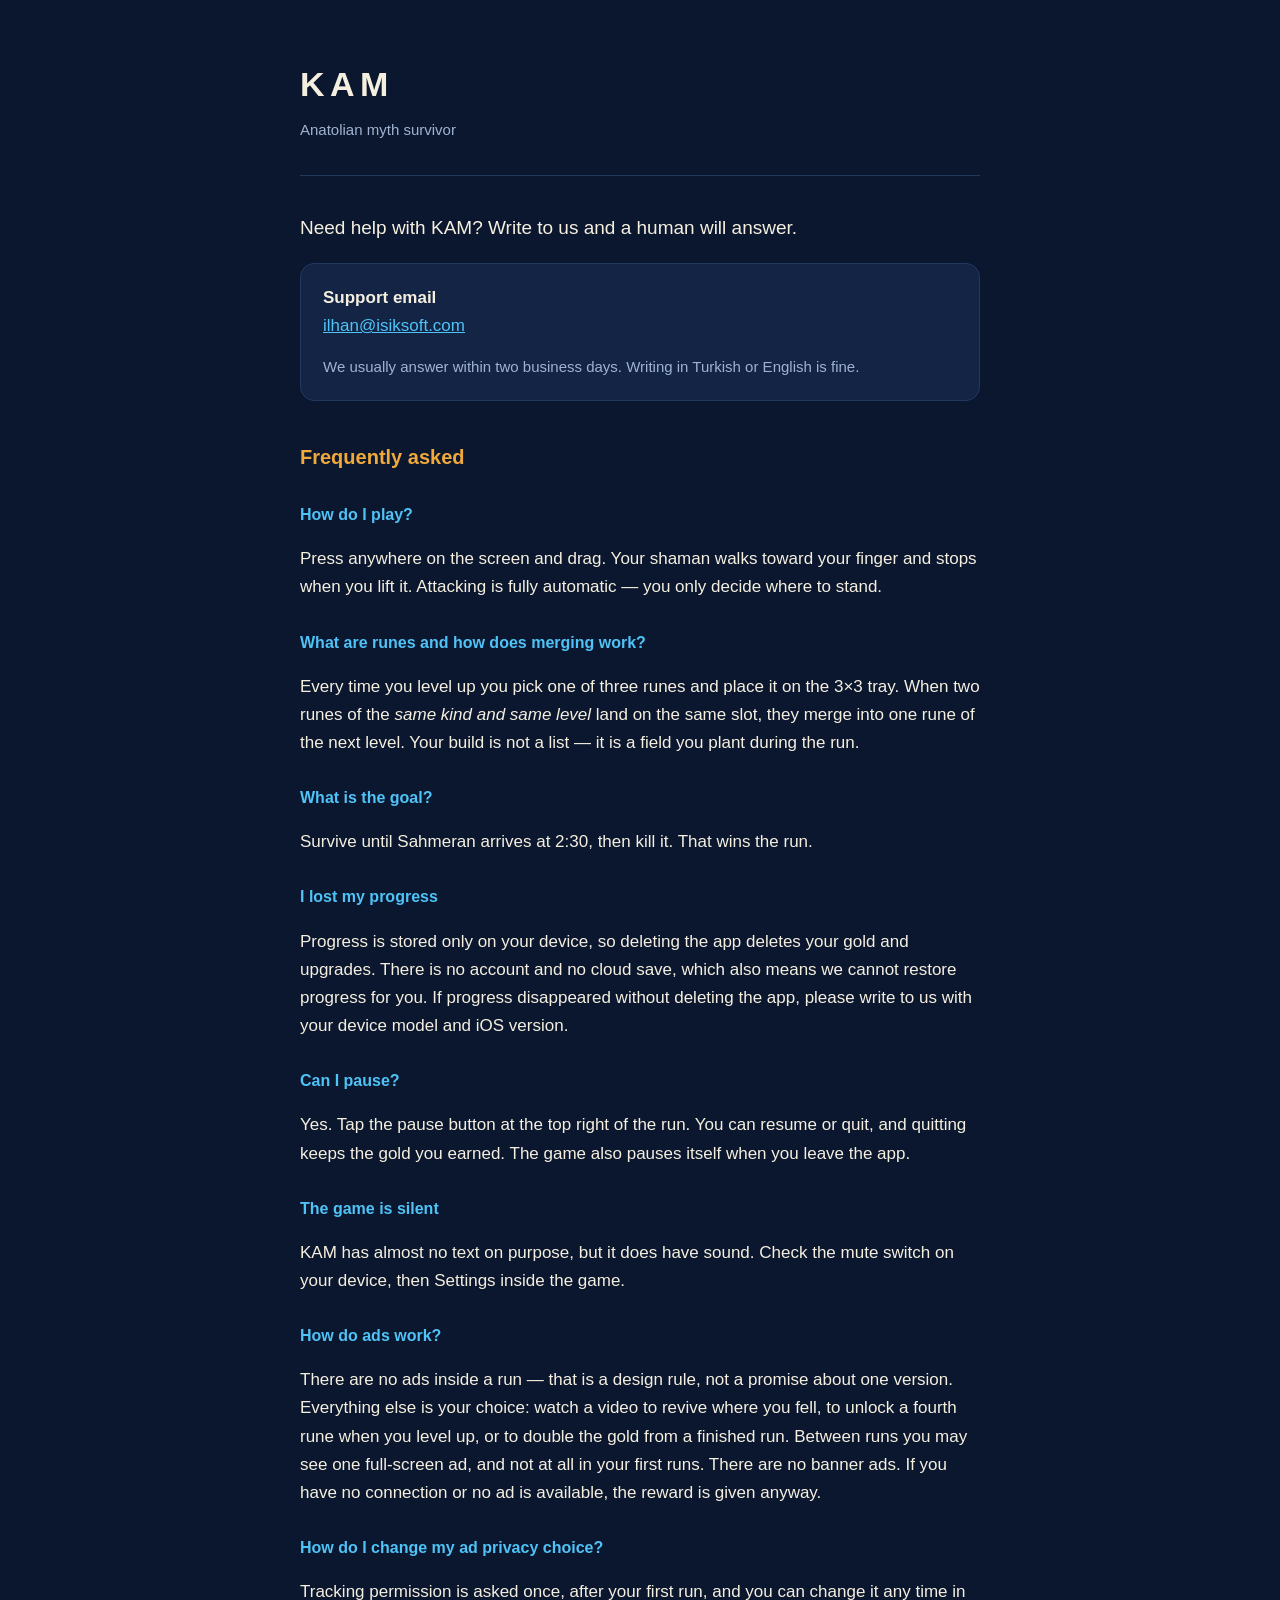
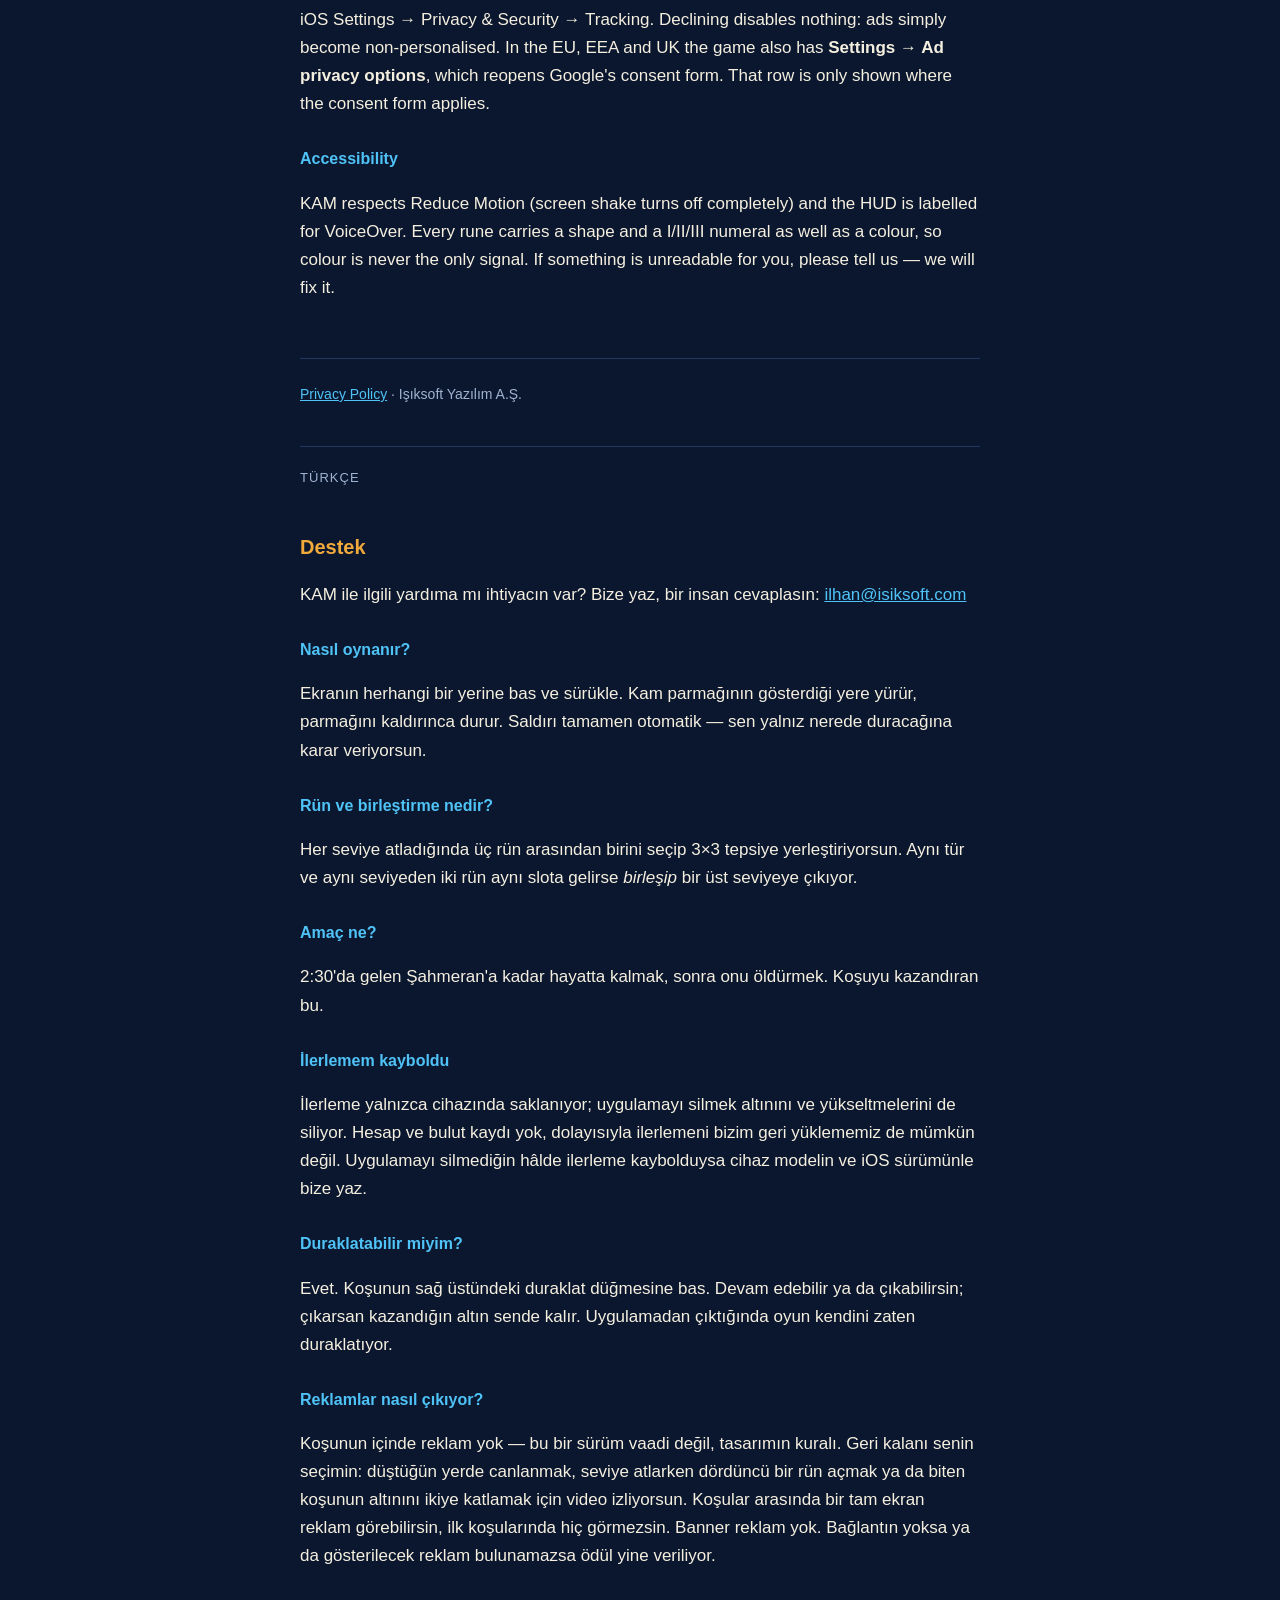
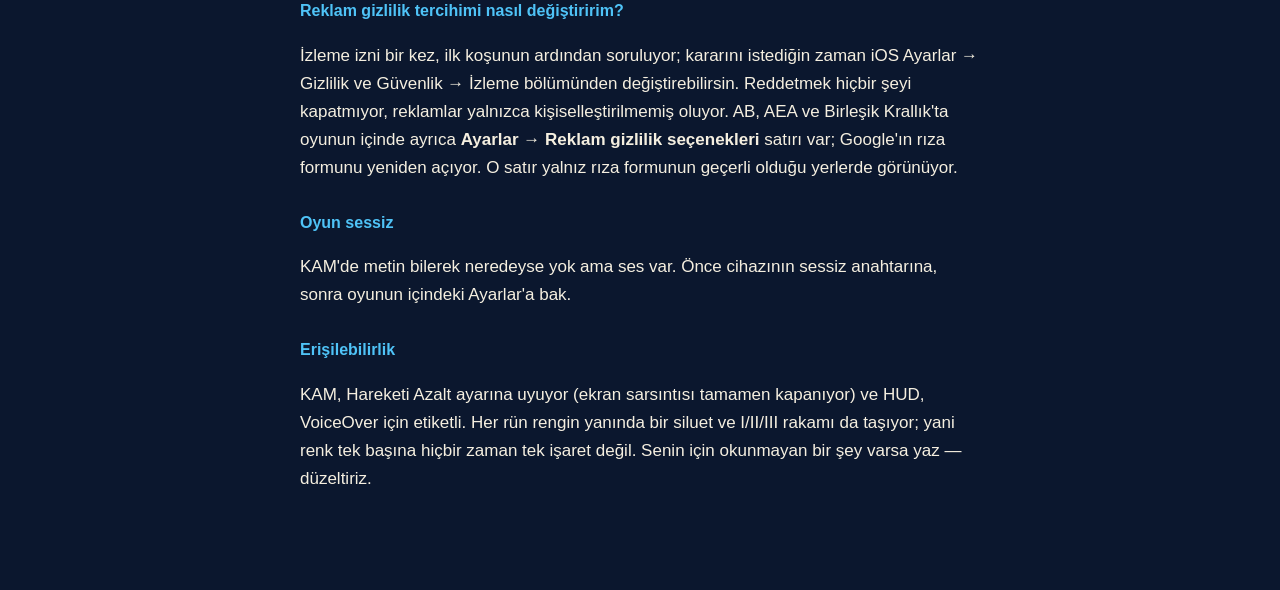
<file: index.html>
<!doctype html>
<html lang="en">
<head>
<meta charset="utf-8">
<meta name="viewport" content="width=device-width, initial-scale=1">
<title>KAM — Support</title>
<link rel="stylesheet" href="style.css">
</head>
<body>
<div class="wrap">

<header>
  <h1 class="title">KAM</h1>
  <p class="tagline">Anatolian myth survivor</p>
</header>

<p class="lead">Need help with KAM? Write to us and a human will answer.</p>

<div class="card">
  <strong>Support email</strong><br>
  <a href="mailto:ilhan@isiksoft.com">ilhan@isiksoft.com</a>
  <p class="muted" style="margin-bottom:0">We usually answer within two business days. Writing in Turkish or English is fine.</p>
</div>

<h2>Frequently asked</h2>

<h3>How do I play?</h3>
<p>Press anywhere on the screen and drag. Your shaman walks toward your finger and stops when you lift it. Attacking is fully automatic — you only decide where to stand.</p>

<h3>What are runes and how does merging work?</h3>
<p>Every time you level up you pick one of three runes and place it on the 3×3 tray. When two runes of the <em>same kind and same level</em> land on the same slot, they merge into one rune of the next level. Your build is not a list — it is a field you plant during the run.</p>

<h3>What is the goal?</h3>
<p>Survive until Sahmeran arrives at 2:30, then kill it. That wins the run.</p>

<h3>I lost my progress</h3>
<p>Progress is stored only on your device, so deleting the app deletes your gold and upgrades. There is no account and no cloud save, which also means we cannot restore progress for you. If progress disappeared without deleting the app, please write to us with your device model and iOS version.</p>

<h3>Can I pause?</h3>
<p>Yes. Tap the pause button at the top right of the run. You can resume or quit, and quitting keeps the gold you earned. The game also pauses itself when you leave the app.</p>

<h3>The game is silent</h3>
<p>KAM has almost no text on purpose, but it does have sound. Check the mute switch on your device, then Settings inside the game.</p>

<h3>How do ads work?</h3>
<p>There are no ads inside a run — that is a design rule, not a promise about one version. Everything else is your choice: watch a video to revive where you fell, to unlock a fourth rune when you level up, or to double the gold from a finished run. Between runs you may see one full-screen ad, and not at all in your first runs. There are no banner ads. If you have no connection or no ad is available, the reward is given anyway.</p>

<h3>How do I change my ad privacy choice?</h3>
<p>Tracking permission is asked once, after your first run, and you can change it any time in iOS Settings → Privacy &amp; Security → Tracking. Declining disables nothing: ads simply become non-personalised. In the EU, EEA and UK the game also has <strong>Settings → Ad privacy options</strong>, which reopens Google's consent form. That row is only shown where the consent form applies.</p>

<h3>Accessibility</h3>
<p>KAM respects Reduce Motion (screen shake turns off completely) and the HUD is labelled for VoiceOver. Every rune carries a shape and a I/II/III numeral as well as a colour, so colour is never the only signal. If something is unreadable for you, please tell us — we will fix it.</p>

<footer>
  <a href="privacy.html">Privacy Policy</a> · Işıksoft Yazılım A.Ş.
</footer>

<div class="lang">Türkçe</div>

<h2>Destek</h2>
<p>KAM ile ilgili yardıma mı ihtiyacın var? Bize yaz, bir insan cevaplasın: <a href="mailto:ilhan@isiksoft.com">ilhan@isiksoft.com</a></p>

<h3>Nasıl oynanır?</h3>
<p>Ekranın herhangi bir yerine bas ve sürükle. Kam parmağının gösterdiği yere yürür, parmağını kaldırınca durur. Saldırı tamamen otomatik — sen yalnız nerede duracağına karar veriyorsun.</p>

<h3>Rün ve birleştirme nedir?</h3>
<p>Her seviye atladığında üç rün arasından birini seçip 3×3 tepsiye yerleştiriyorsun. Aynı tür ve aynı seviyeden iki rün aynı slota gelirse <em>birleşip</em> bir üst seviyeye çıkıyor.</p>

<h3>Amaç ne?</h3>
<p>2:30'da gelen Şahmeran'a kadar hayatta kalmak, sonra onu öldürmek. Koşuyu kazandıran bu.</p>

<h3>İlerlemem kayboldu</h3>
<p>İlerleme yalnızca cihazında saklanıyor; uygulamayı silmek altınını ve yükseltmelerini de siliyor. Hesap ve bulut kaydı yok, dolayısıyla ilerlemeni bizim geri yüklememiz de mümkün değil. Uygulamayı silmediğin hâlde ilerleme kaybolduysa cihaz modelin ve iOS sürümünle bize yaz.</p>

<h3>Duraklatabilir miyim?</h3>
<p>Evet. Koşunun sağ üstündeki duraklat düğmesine bas. Devam edebilir ya da çıkabilirsin; çıkarsan kazandığın altın sende kalır. Uygulamadan çıktığında oyun kendini zaten duraklatıyor.</p>

<h3>Reklamlar nasıl çıkıyor?</h3>
<p>Koşunun içinde reklam yok — bu bir sürüm vaadi değil, tasarımın kuralı. Geri kalanı senin seçimin: düştüğün yerde canlanmak, seviye atlarken dördüncü bir rün açmak ya da biten koşunun altınını ikiye katlamak için video izliyorsun. Koşular arasında bir tam ekran reklam görebilirsin, ilk koşularında hiç görmezsin. Banner reklam yok. Bağlantın yoksa ya da gösterilecek reklam bulunamazsa ödül yine veriliyor.</p>

<h3>Reklam gizlilik tercihimi nasıl değiştiririm?</h3>
<p>İzleme izni bir kez, ilk koşunun ardından soruluyor; kararını istediğin zaman iOS Ayarlar → Gizlilik ve Güvenlik → İzleme bölümünden değiştirebilirsin. Reddetmek hiçbir şeyi kapatmıyor, reklamlar yalnızca kişiselleştirilmemiş oluyor. AB, AEA ve Birleşik Krallık'ta oyunun içinde ayrıca <strong>Ayarlar → Reklam gizlilik seçenekleri</strong> satırı var; Google'ın rıza formunu yeniden açıyor. O satır yalnız rıza formunun geçerli olduğu yerlerde görünüyor.</p>

<h3>Oyun sessiz</h3>
<p>KAM'de metin bilerek neredeyse yok ama ses var. Önce cihazının sessiz anahtarına, sonra oyunun içindeki Ayarlar'a bak.</p>

<h3>Erişilebilirlik</h3>
<p>KAM, Hareketi Azalt ayarına uyuyor (ekran sarsıntısı tamamen kapanıyor) ve HUD, VoiceOver için etiketli. Her rün rengin yanında bir siluet ve I/II/III rakamı da taşıyor; yani renk tek başına hiçbir zaman tek işaret değil. Senin için okunmayan bir şey varsa yaz — düzeltiriz.</p>

</div>
</body>
</html>
</file>
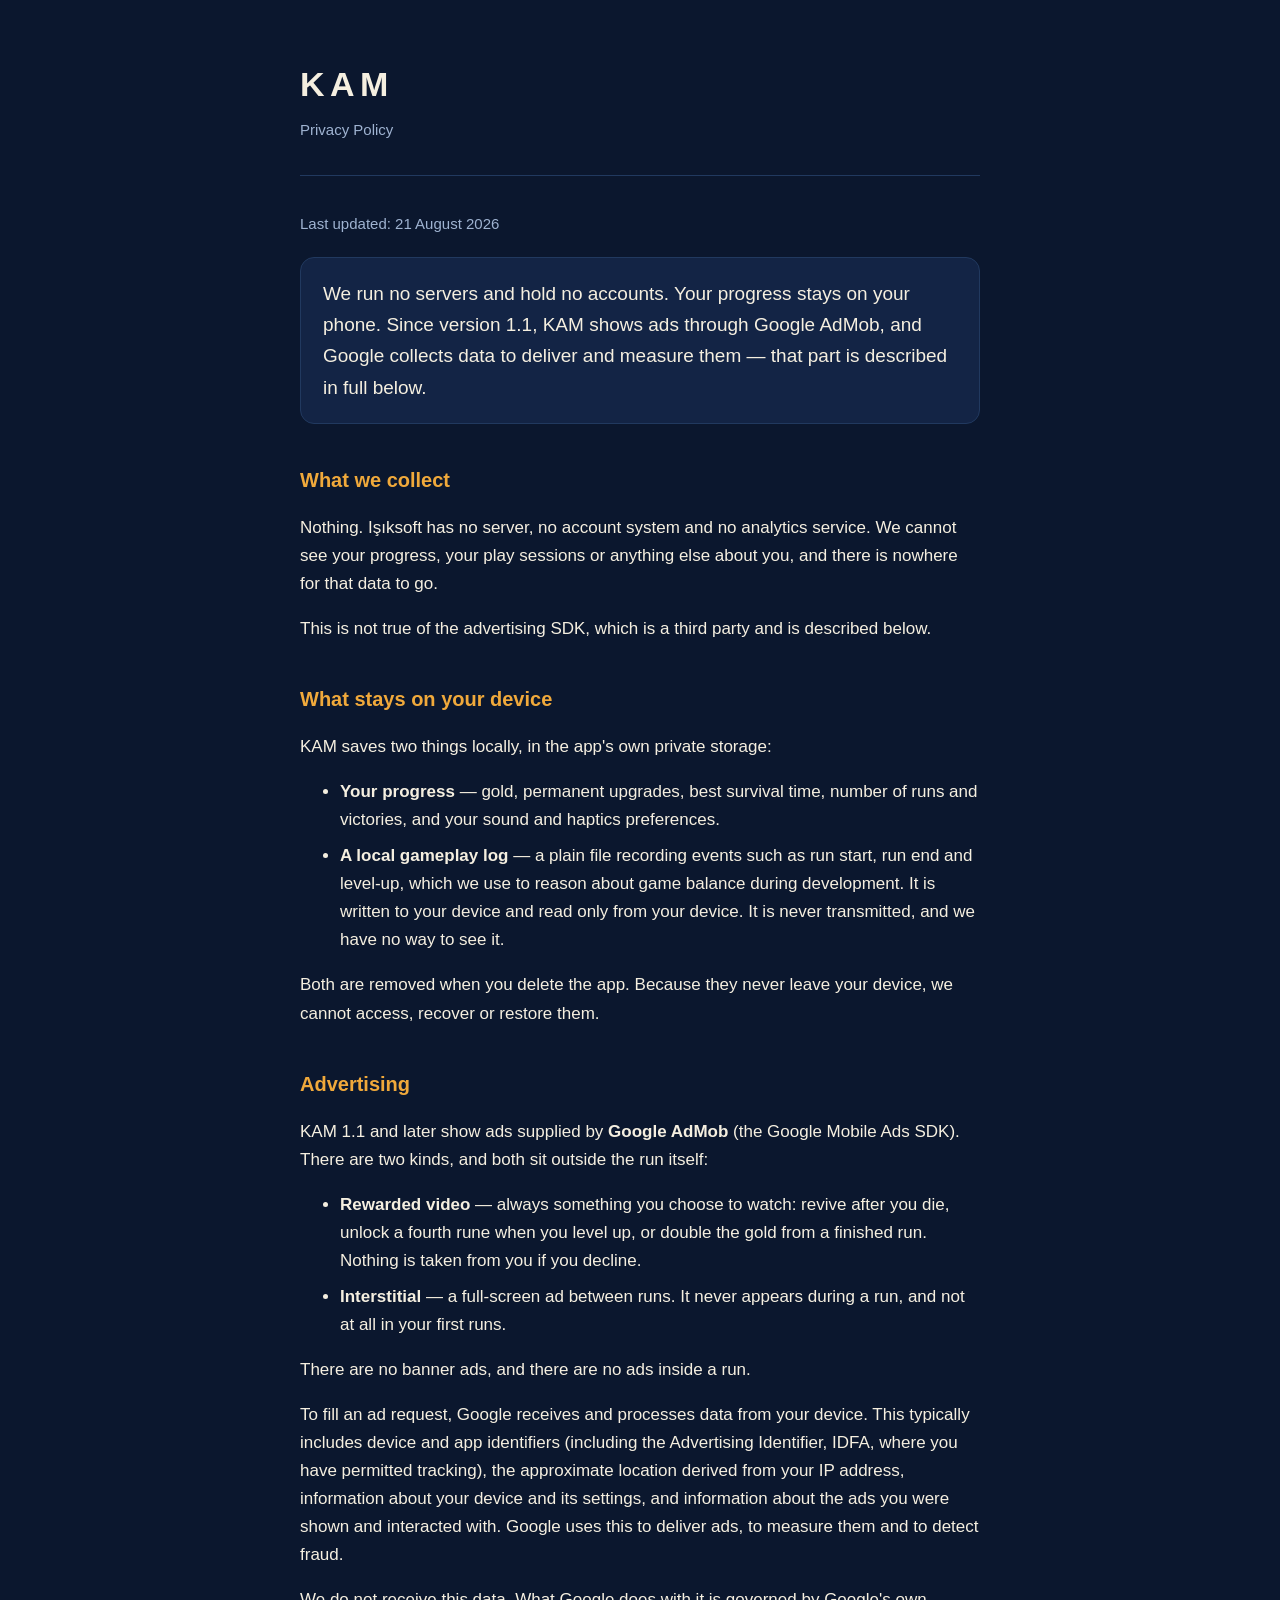
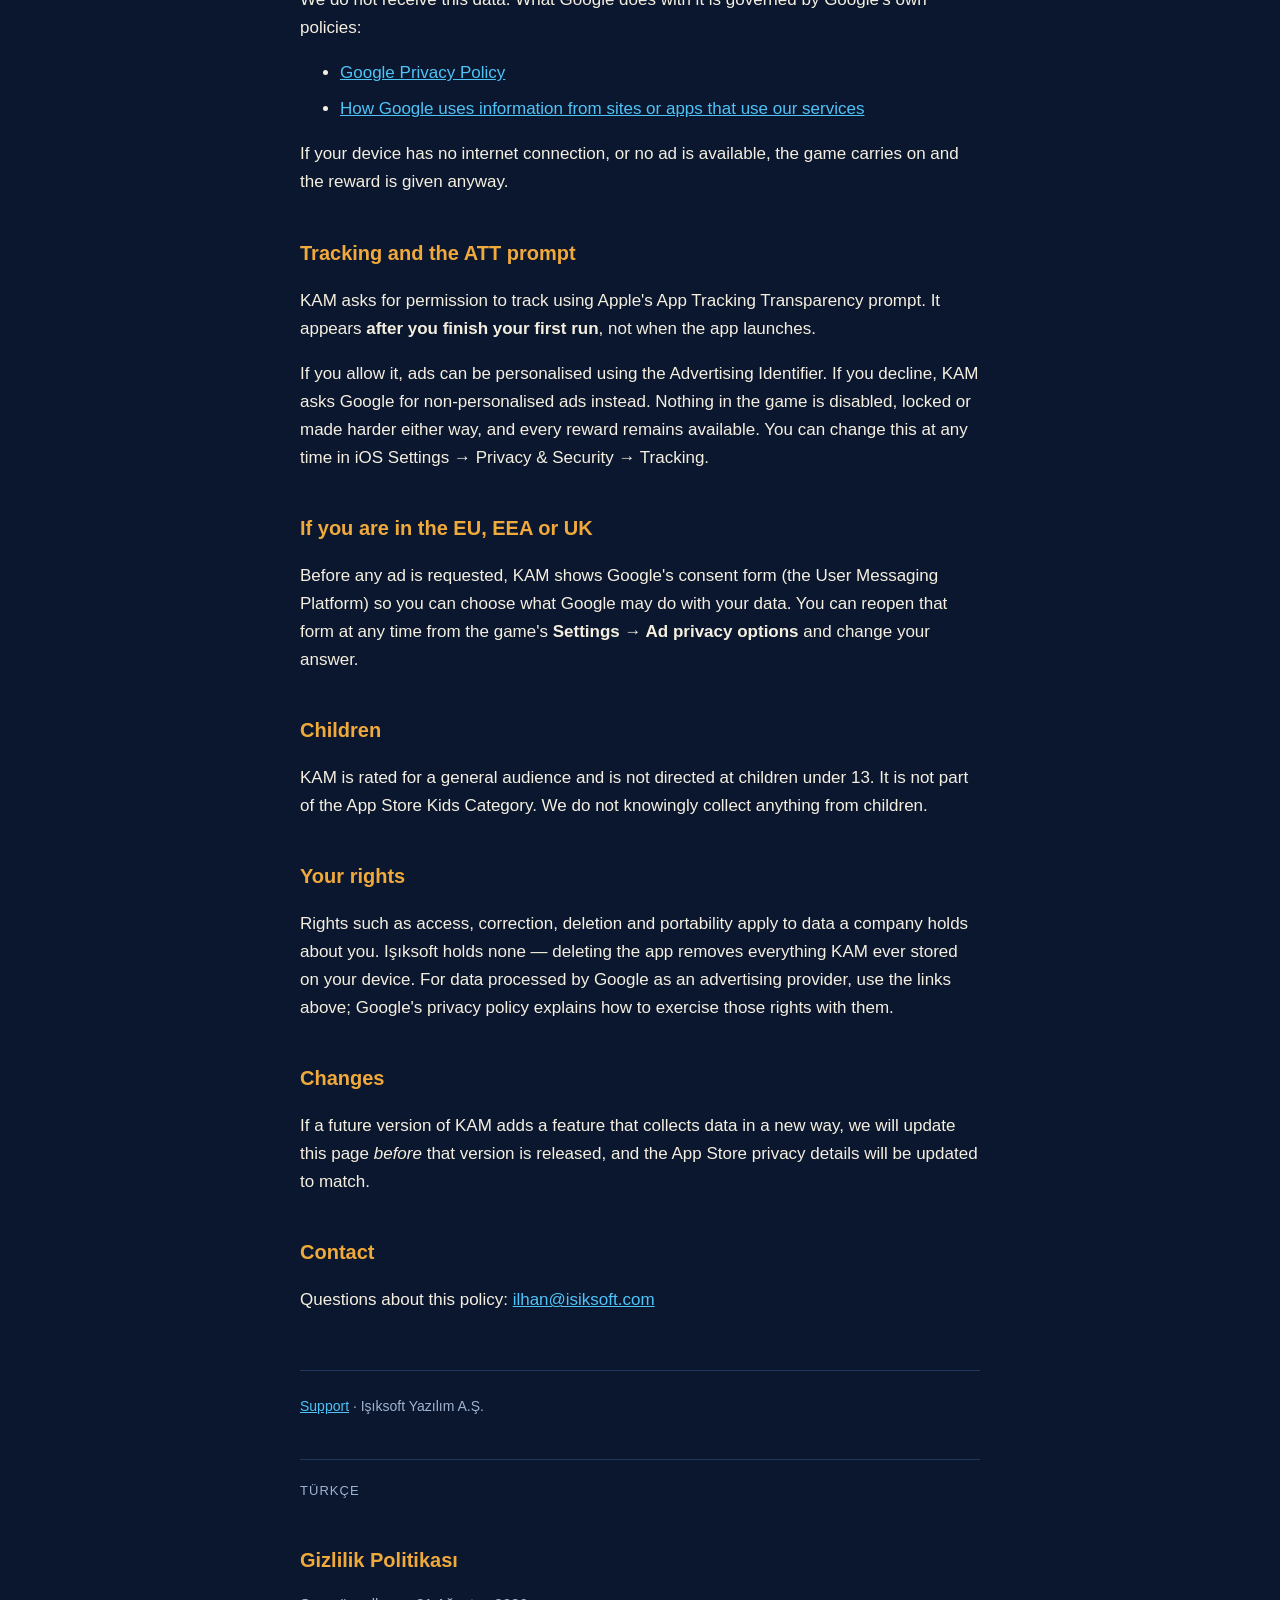
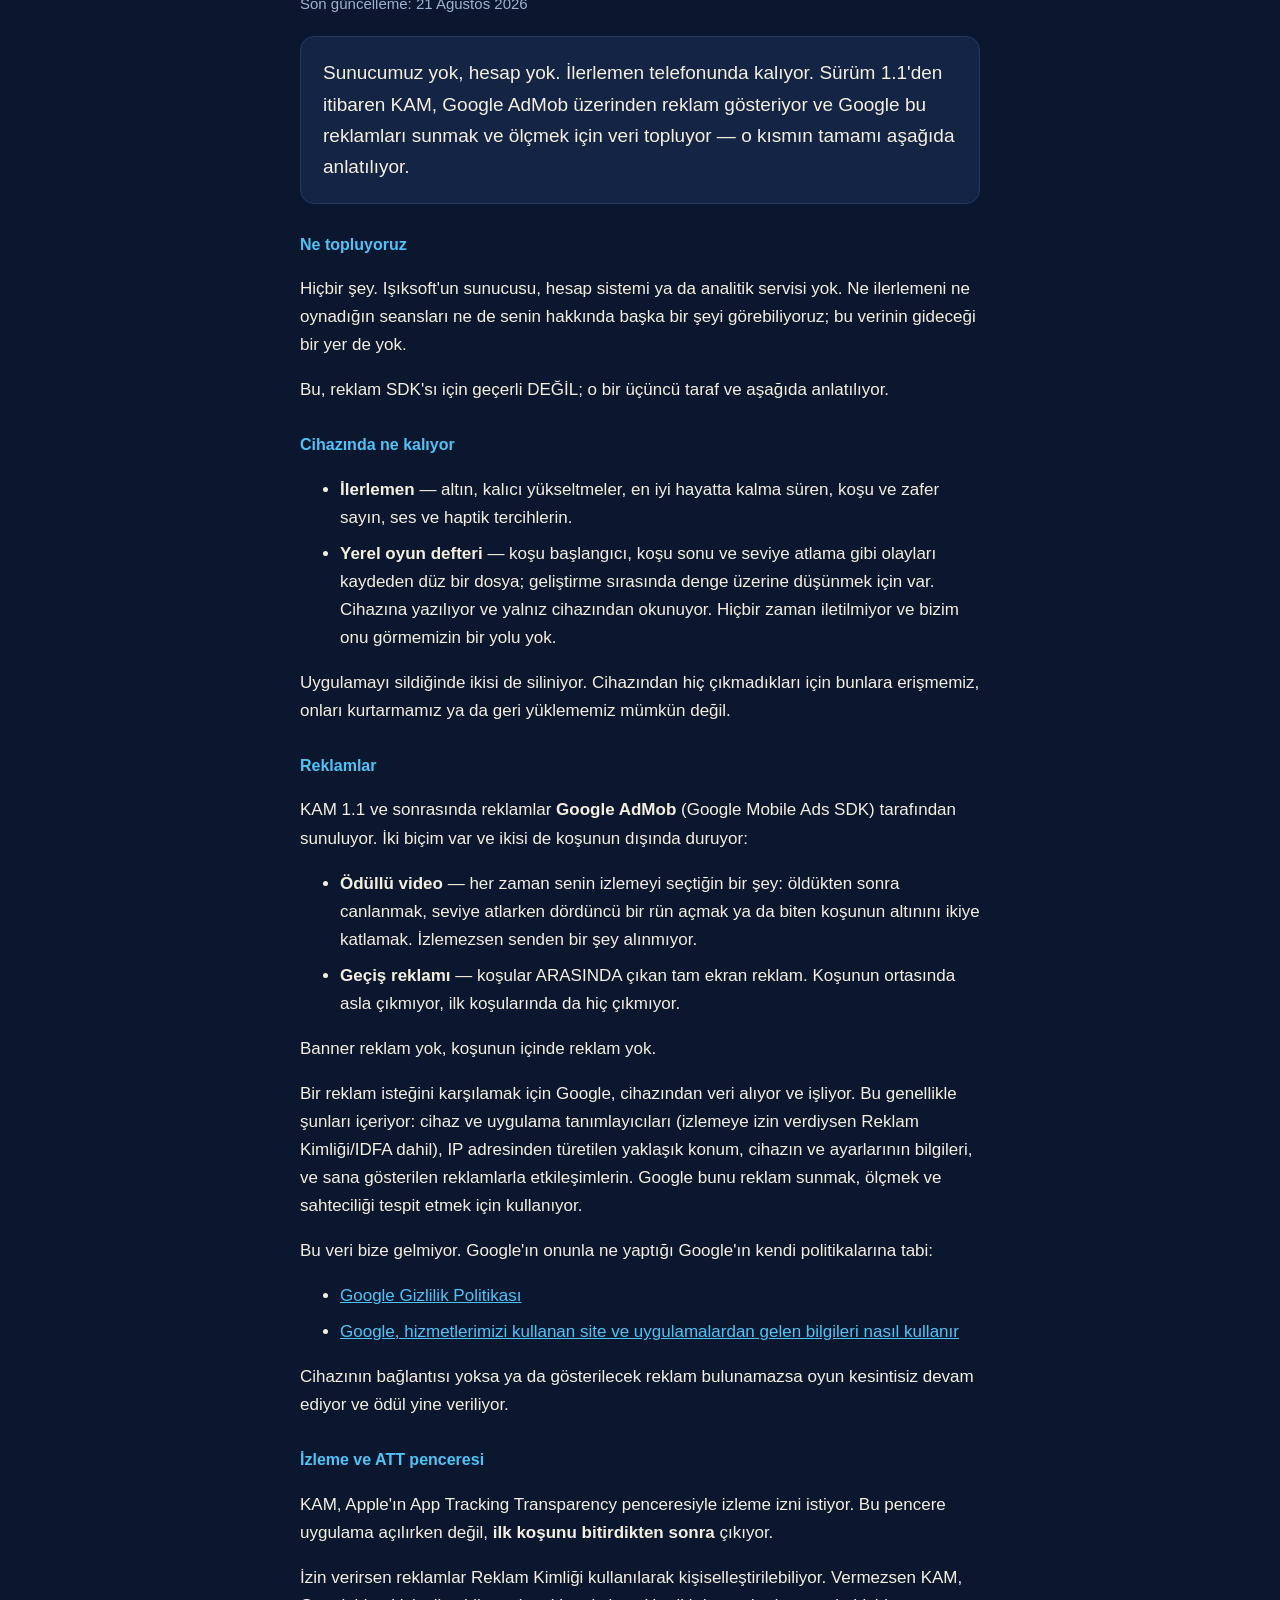
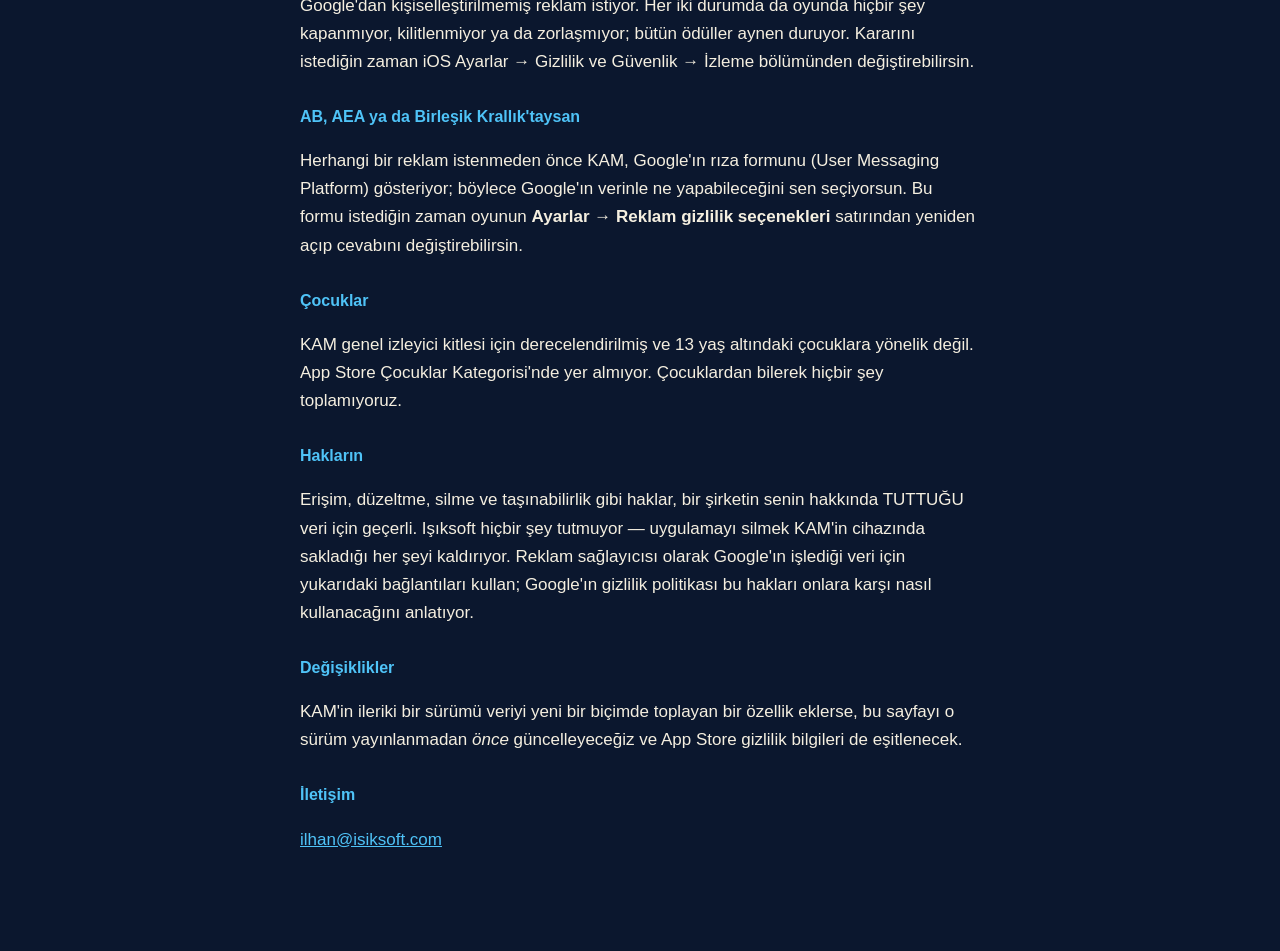
<file: privacy.html>
<!doctype html>
<html lang="en">
<head>
<meta charset="utf-8">
<meta name="viewport" content="width=device-width, initial-scale=1">
<title>KAM — Privacy Policy</title>
<link rel="stylesheet" href="style.css">
</head>
<body>
<div class="wrap">

<header>
  <h1 class="title">KAM</h1>
  <p class="tagline">Privacy Policy</p>
</header>

<p class="muted">Last updated: 21 August 2026</p>

<div class="card">
  <p class="lead" style="margin:0">We run no servers and hold no accounts. Your progress stays on your phone. Since version 1.1, KAM shows ads through Google AdMob, and Google collects data to deliver and measure them — that part is described in full below.</p>
</div>

<h2>What we collect</h2>
<p>Nothing. Işıksoft has no server, no account system and no analytics service. We cannot see your progress, your play sessions or anything else about you, and there is nowhere for that data to go.</p>
<p>This is not true of the advertising SDK, which is a third party and is described below.</p>

<h2>What stays on your device</h2>
<p>KAM saves two things locally, in the app's own private storage:</p>
<ul>
  <li><strong>Your progress</strong> — gold, permanent upgrades, best survival time, number of runs and victories, and your sound and haptics preferences.</li>
  <li><strong>A local gameplay log</strong> — a plain file recording events such as run start, run end and level-up, which we use to reason about game balance during development. It is written to your device and read only from your device. It is never transmitted, and we have no way to see it.</li>
</ul>
<p>Both are removed when you delete the app. Because they never leave your device, we cannot access, recover or restore them.</p>

<h2>Advertising</h2>
<p>KAM 1.1 and later show ads supplied by <strong>Google AdMob</strong> (the Google Mobile Ads SDK). There are two kinds, and both sit outside the run itself:</p>
<ul>
  <li><strong>Rewarded video</strong> — always something you choose to watch: revive after you die, unlock a fourth rune when you level up, or double the gold from a finished run. Nothing is taken from you if you decline.</li>
  <li><strong>Interstitial</strong> — a full-screen ad between runs. It never appears during a run, and not at all in your first runs.</li>
</ul>
<p>There are no banner ads, and there are no ads inside a run.</p>
<p>To fill an ad request, Google receives and processes data from your device. This typically includes device and app identifiers (including the Advertising Identifier, IDFA, where you have permitted tracking), the approximate location derived from your IP address, information about your device and its settings, and information about the ads you were shown and interacted with. Google uses this to deliver ads, to measure them and to detect fraud.</p>
<p>We do not receive this data. What Google does with it is governed by Google's own policies:</p>
<ul>
  <li><a href="https://policies.google.com/privacy">Google Privacy Policy</a></li>
  <li><a href="https://policies.google.com/technologies/partner-sites">How Google uses information from sites or apps that use our services</a></li>
</ul>
<p>If your device has no internet connection, or no ad is available, the game carries on and the reward is given anyway.</p>

<h2>Tracking and the ATT prompt</h2>
<p>KAM asks for permission to track using Apple's App Tracking Transparency prompt. It appears <strong>after you finish your first run</strong>, not when the app launches.</p>
<p>If you allow it, ads can be personalised using the Advertising Identifier. If you decline, KAM asks Google for non-personalised ads instead. Nothing in the game is disabled, locked or made harder either way, and every reward remains available. You can change this at any time in iOS Settings → Privacy &amp; Security → Tracking.</p>

<h2>If you are in the EU, EEA or UK</h2>
<p>Before any ad is requested, KAM shows Google's consent form (the User Messaging Platform) so you can choose what Google may do with your data. You can reopen that form at any time from the game's <strong>Settings → Ad privacy options</strong> and change your answer.</p>

<h2>Children</h2>
<p>KAM is rated for a general audience and is not directed at children under 13. It is not part of the App Store Kids Category. We do not knowingly collect anything from children.</p>

<h2>Your rights</h2>
<p>Rights such as access, correction, deletion and portability apply to data a company holds about you. Işıksoft holds none — deleting the app removes everything KAM ever stored on your device. For data processed by Google as an advertising provider, use the links above; Google's privacy policy explains how to exercise those rights with them.</p>

<h2>Changes</h2>
<p>If a future version of KAM adds a feature that collects data in a new way, we will update this page <em>before</em> that version is released, and the App Store privacy details will be updated to match.</p>

<h2>Contact</h2>
<p>Questions about this policy: <a href="mailto:ilhan@isiksoft.com">ilhan@isiksoft.com</a></p>

<footer>
  <a href="index.html">Support</a> · Işıksoft Yazılım A.Ş.
</footer>

<div class="lang">Türkçe</div>

<h2>Gizlilik Politikası</h2>
<p class="muted">Son güncelleme: 21 Ağustos 2026</p>

<div class="card">
  <p class="lead" style="margin:0">Sunucumuz yok, hesap yok. İlerlemen telefonunda kalıyor. Sürüm 1.1'den itibaren KAM, Google AdMob üzerinden reklam gösteriyor ve Google bu reklamları sunmak ve ölçmek için veri topluyor — o kısmın tamamı aşağıda anlatılıyor.</p>
</div>

<h3>Ne topluyoruz</h3>
<p>Hiçbir şey. Işıksoft'un sunucusu, hesap sistemi ya da analitik servisi yok. Ne ilerlemeni ne oynadığın seansları ne de senin hakkında başka bir şeyi görebiliyoruz; bu verinin gideceği bir yer de yok.</p>
<p>Bu, reklam SDK'sı için geçerli DEĞİL; o bir üçüncü taraf ve aşağıda anlatılıyor.</p>

<h3>Cihazında ne kalıyor</h3>
<ul>
  <li><strong>İlerlemen</strong> — altın, kalıcı yükseltmeler, en iyi hayatta kalma süren, koşu ve zafer sayın, ses ve haptik tercihlerin.</li>
  <li><strong>Yerel oyun defteri</strong> — koşu başlangıcı, koşu sonu ve seviye atlama gibi olayları kaydeden düz bir dosya; geliştirme sırasında denge üzerine düşünmek için var. Cihazına yazılıyor ve yalnız cihazından okunuyor. Hiçbir zaman iletilmiyor ve bizim onu görmemizin bir yolu yok.</li>
</ul>
<p>Uygulamayı sildiğinde ikisi de siliniyor. Cihazından hiç çıkmadıkları için bunlara erişmemiz, onları kurtarmamız ya da geri yüklememiz mümkün değil.</p>

<h3>Reklamlar</h3>
<p>KAM 1.1 ve sonrasında reklamlar <strong>Google AdMob</strong> (Google Mobile Ads SDK) tarafından sunuluyor. İki biçim var ve ikisi de koşunun dışında duruyor:</p>
<ul>
  <li><strong>Ödüllü video</strong> — her zaman senin izlemeyi seçtiğin bir şey: öldükten sonra canlanmak, seviye atlarken dördüncü bir rün açmak ya da biten koşunun altınını ikiye katlamak. İzlemezsen senden bir şey alınmıyor.</li>
  <li><strong>Geçiş reklamı</strong> — koşular ARASINDA çıkan tam ekran reklam. Koşunun ortasında asla çıkmıyor, ilk koşularında da hiç çıkmıyor.</li>
</ul>
<p>Banner reklam yok, koşunun içinde reklam yok.</p>
<p>Bir reklam isteğini karşılamak için Google, cihazından veri alıyor ve işliyor. Bu genellikle şunları içeriyor: cihaz ve uygulama tanımlayıcıları (izlemeye izin verdiysen Reklam Kimliği/IDFA dahil), IP adresinden türetilen yaklaşık konum, cihazın ve ayarlarının bilgileri, ve sana gösterilen reklamlarla etkileşimlerin. Google bunu reklam sunmak, ölçmek ve sahteciliği tespit etmek için kullanıyor.</p>
<p>Bu veri bize gelmiyor. Google'ın onunla ne yaptığı Google'ın kendi politikalarına tabi:</p>
<ul>
  <li><a href="https://policies.google.com/privacy?hl=tr">Google Gizlilik Politikası</a></li>
  <li><a href="https://policies.google.com/technologies/partner-sites?hl=tr">Google, hizmetlerimizi kullanan site ve uygulamalardan gelen bilgileri nasıl kullanır</a></li>
</ul>
<p>Cihazının bağlantısı yoksa ya da gösterilecek reklam bulunamazsa oyun kesintisiz devam ediyor ve ödül yine veriliyor.</p>

<h3>İzleme ve ATT penceresi</h3>
<p>KAM, Apple'ın App Tracking Transparency penceresiyle izleme izni istiyor. Bu pencere uygulama açılırken değil, <strong>ilk koşunu bitirdikten sonra</strong> çıkıyor.</p>
<p>İzin verirsen reklamlar Reklam Kimliği kullanılarak kişiselleştirilebiliyor. Vermezsen KAM, Google'dan kişiselleştirilmemiş reklam istiyor. Her iki durumda da oyunda hiçbir şey kapanmıyor, kilitlenmiyor ya da zorlaşmıyor; bütün ödüller aynen duruyor. Kararını istediğin zaman iOS Ayarlar → Gizlilik ve Güvenlik → İzleme bölümünden değiştirebilirsin.</p>

<h3>AB, AEA ya da Birleşik Krallık'taysan</h3>
<p>Herhangi bir reklam istenmeden önce KAM, Google'ın rıza formunu (User Messaging Platform) gösteriyor; böylece Google'ın verinle ne yapabileceğini sen seçiyorsun. Bu formu istediğin zaman oyunun <strong>Ayarlar → Reklam gizlilik seçenekleri</strong> satırından yeniden açıp cevabını değiştirebilirsin.</p>

<h3>Çocuklar</h3>
<p>KAM genel izleyici kitlesi için derecelendirilmiş ve 13 yaş altındaki çocuklara yönelik değil. App Store Çocuklar Kategorisi'nde yer almıyor. Çocuklardan bilerek hiçbir şey toplamıyoruz.</p>

<h3>Hakların</h3>
<p>Erişim, düzeltme, silme ve taşınabilirlik gibi haklar, bir şirketin senin hakkında TUTTUĞU veri için geçerli. Işıksoft hiçbir şey tutmuyor — uygulamayı silmek KAM'in cihazında sakladığı her şeyi kaldırıyor. Reklam sağlayıcısı olarak Google'ın işlediği veri için yukarıdaki bağlantıları kullan; Google'ın gizlilik politikası bu hakları onlara karşı nasıl kullanacağını anlatıyor.</p>

<h3>Değişiklikler</h3>
<p>KAM'in ileriki bir sürümü veriyi yeni bir biçimde toplayan bir özellik eklerse, bu sayfayı o sürüm yayınlanmadan <em>önce</em> güncelleyeceğiz ve App Store gizlilik bilgileri de eşitlenecek.</p>

<h3>İletişim</h3>
<p><a href="mailto:ilhan@isiksoft.com">ilhan@isiksoft.com</a></p>

</div>
</body>
</html>
</file>
<file: style.css>
:root {
  --bg: #0B172E;
  --surface: #132445;
  --text: #F5EFE0;
  --muted: #9FB3D1;
  --gold: #F0A93B;
  --nazar: #4FC3F7;
  --line: #21395F;
}

* { box-sizing: border-box; }

body {
  margin: 0;
  padding: 0 20px 80px;
  background: var(--bg);
  color: var(--text);
  font: 17px/1.65 -apple-system, BlinkMacSystemFont, "Segoe UI", Roboto, sans-serif;
  -webkit-text-size-adjust: 100%;
}

.wrap { max-width: 680px; margin: 0 auto; }

header {
  padding: 56px 0 32px;
  border-bottom: 1px solid var(--line);
  margin-bottom: 36px;
}

.title {
  font-size: 34px;
  font-weight: 800;
  letter-spacing: 0.16em;
  margin: 0 0 6px;
  color: var(--text);
}

.tagline { color: var(--muted); margin: 0; font-size: 15px; }

h2 {
  font-size: 20px;
  margin: 40px 0 12px;
  color: var(--gold);
}

h3 {
  font-size: 16px;
  margin: 28px 0 8px;
  color: var(--nazar);
  font-weight: 600;
}

p, li { color: var(--text); }
li { margin-bottom: 8px; }

a { color: var(--nazar); }

.card {
  background: var(--surface);
  border: 1px solid var(--line);
  border-radius: 14px;
  padding: 20px 22px;
  margin: 20px 0;
}

.lead { font-size: 19px; }

.muted { color: var(--muted); font-size: 15px; }

footer {
  margin-top: 56px;
  padding-top: 24px;
  border-top: 1px solid var(--line);
  color: var(--muted);
  font-size: 14px;
}

.lang {
  display: inline-block;
  margin-top: 40px;
  padding-top: 20px;
  border-top: 1px solid var(--line);
  width: 100%;
  color: var(--muted);
  font-size: 13px;
  letter-spacing: 0.08em;
  text-transform: uppercase;
}
</file>
